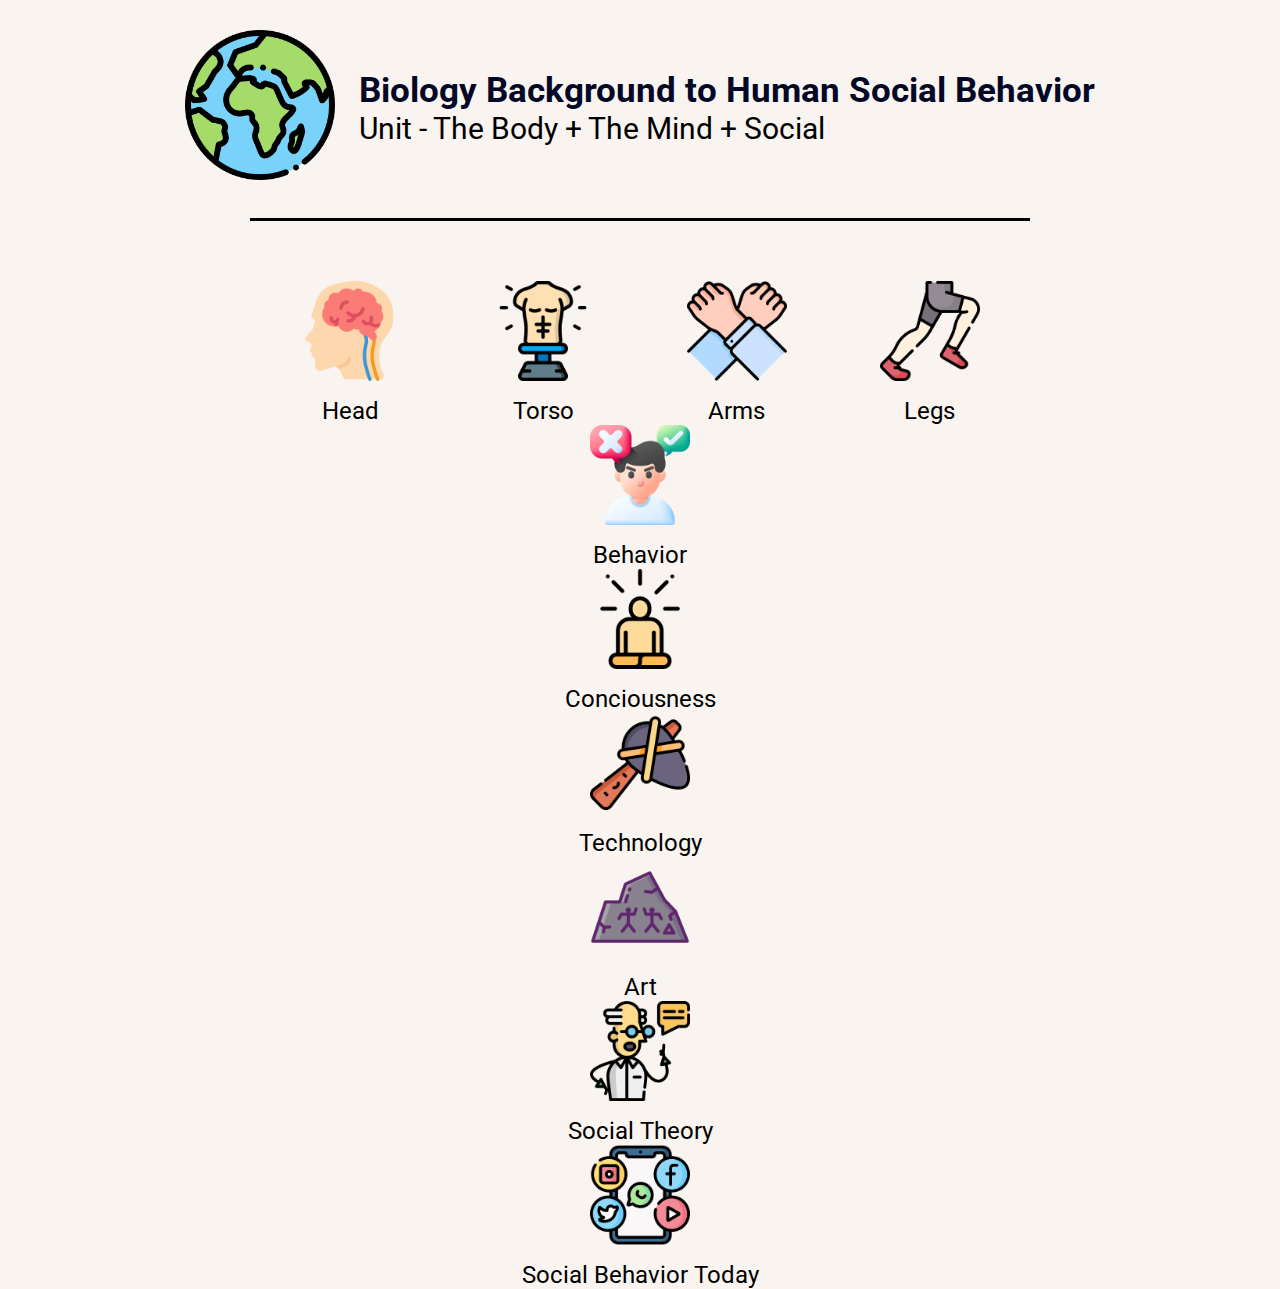
<file: index.html>
<!DOCTYPE html>
<html lang="en">
<head>
    <meta charset="UTF-8">
    <meta http-equiv="X-UA-Compatible" content="IE=edge">
    <meta name="viewport" content="width=device-width, initial-scale=1.0">
    <title>Anthropology</title>
    <link rel="stylesheet" href="style.css">
    <link rel="icon" href="earth.png">
    <link rel="stylesheet" href="https://fonts.googleapis.com/css?family=Roboto">
</head>
<body>
    <section class="Head">
        <div class="Inst">
            <img class="earth" src="earth.png" alt="Planet">
        </div>
        <div>
            <div class="title">Biology Background to Human Social Behavior</div>
            <div class="sub">Unit - The Body + The Mind + Social</div>
        </div>    
    </section>
    <hr>
    <section class="Top">
        <div class= "Nav">
            <div class="wrap">   
                <a href="head.html"><img class="logo" src="brain.png" alt="Head"></a>
                <div class="description">Head</div>
            </div> 
            <div class="wrap">
                <a href="torso.html"><img class="logo"src="torso.png" alt="Torso"></a>
                <div class="description">Torso</div>
            </div>
            <div class="wrap">
                <a href="arms.html"><img class="logo"src="hand.png" alt="Arms"></a>
                <div class="description">Arms</div>
            </div>
            <div class="wrap">
                <a href="legs.html"><img class="logo"src="running.png" alt="Legs"></a>
                <div class="description">Legs</div>
            </div>
        </div>
    </section>
    <section>
        <div class= "second">
            <div class="wrap">   
                <a href="behavior.html"><img class="logo" src="bad-feedback.png" alt="Behavior"></a>
                <div class="description">Behavior</div>
            </div> 
            <div class="wrap">
                <a href="conciousness.html"><img class="logo"src="meditation.png" alt="Conciousness"></a>
                <div class="description">Conciousness</div>
            </div>
            <div class="wrap">
                <a href="technology.html"><img class="logo"src="stone-axe.png" alt="Stone Tool"></a>
                <div class="description">Technology</div>
            </div>
    </section>
    <section>
        <div class= "second">
            <div class="wrap">   
                <a href="art.html"><img class="logo" src="cave-painting.png" alt="Behavior"></a>
                <div class="description">Art</div>
            </div> 
            <div class="wrap">   
                <a href="theory.html"><img class="logo" src="scientist.png" alt="Behavior"></a>
                <div class="description">Social Theory</div>
            </div> 
            <div class="wrap">
                <a href="socialB.html"><img class="logo"src="social-media.png" alt="Conciousness"></a>
                <div class="description">Social Behavior Today</div>
            </div>
    </section>
</body>
</html>
</file>
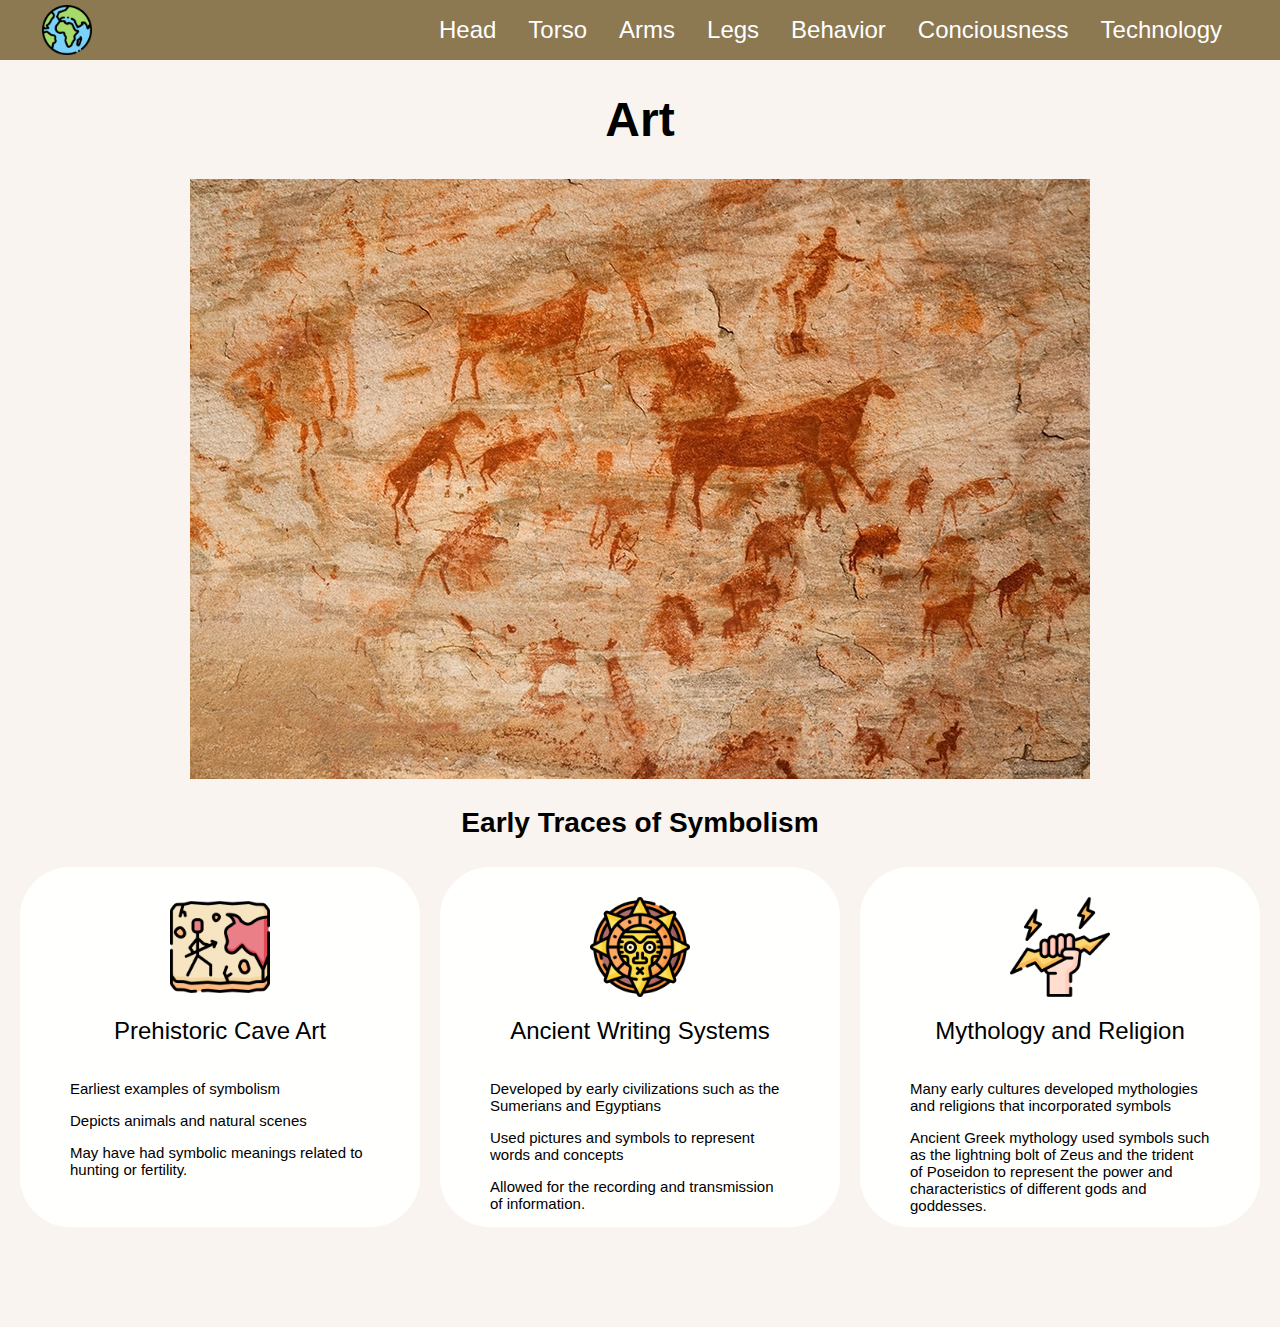
<file: art.html>
<!DOCTYPE html>
<html lang="en">
<head>
    <meta charset="UTF-8">
    <meta http-equiv="X-UA-Compatible" content="IE=edge">
    <meta name="viewport" content="width=device-width, initial-scale=1.0">
    <title>Art</title>
    <link rel="stylesheet" href="style.css">
</head>
<body>
    <header>
        <nav>
            <a class="smol" href="index.html"><img src="earth.png" alt="Home"></a>
            <ul>
                <li><a href="head.html">Head</a></li>
                <li><a href="torso.html">Torso</a></li>
                <li><a href="arms.html">Arms</a></li>
                <li><a href="legs.html">Legs</a></li>
                <li><a href="behavior.html">Behavior</a></li>
                <li><a href="conciousness.html">Conciousness</a></li>
                <li><a href="technology.html">Technology</a></li>
              </ul>
        </nav>
    </header>
    <h1 class="h123">Art</h1>
    <div class="h123">
        <img class="evo" src="MIT-Cave-Art-Language_0.jpg" alt="Social Evolution">
    </div>
    <h3 class="h123">Early Traces of Symbolism</h3>
    <div class="hero2">
        <div class="box">
            <div class="left">
                <img class="pic" src="cave.png" alt="Digesting">
                <div class="name">Prehistoric Cave Art</div>
            </div>
            <div class="bullet">
                <p>Earliest examples of symbolism</p>
                <p>Depicts animals and natural scenes</p>
                <p>May have had symbolic meanings related to hunting or fertility.
                </p>
            </div>  
        </div>
        <div class="box">
            <div class="left">
                <img class="pic" src="aztec.png" alt="Food Processing">
                <div class="name">Ancient Writing Systems</div>
            </div>
            <div class="bullet">
                <p>Developed by early civilizations such as the Sumerians and Egyptians</p> 
                <p>Used pictures and symbols to represent words and concepts</p>   
                <p>Allowed for the recording and transmission of information.</p>
            </div>
        </div>
        <div class="box">
            <div class="left">
                 <img class="pic" src="zeus.png" alt="Cooking">
                <div class="name">Mythology and Religion</div>
            </div>
            <div class="bullet">
                <p>Many early cultures developed mythologies and religions that incorporated symbols</p>    
                <p>Ancient Greek mythology used symbols such as the lightning bolt of Zeus and the trident of Poseidon to represent the power and characteristics of different gods and goddesses.</p>      
            </div>
        </div>
    </div>
</body>
</html>
</file>
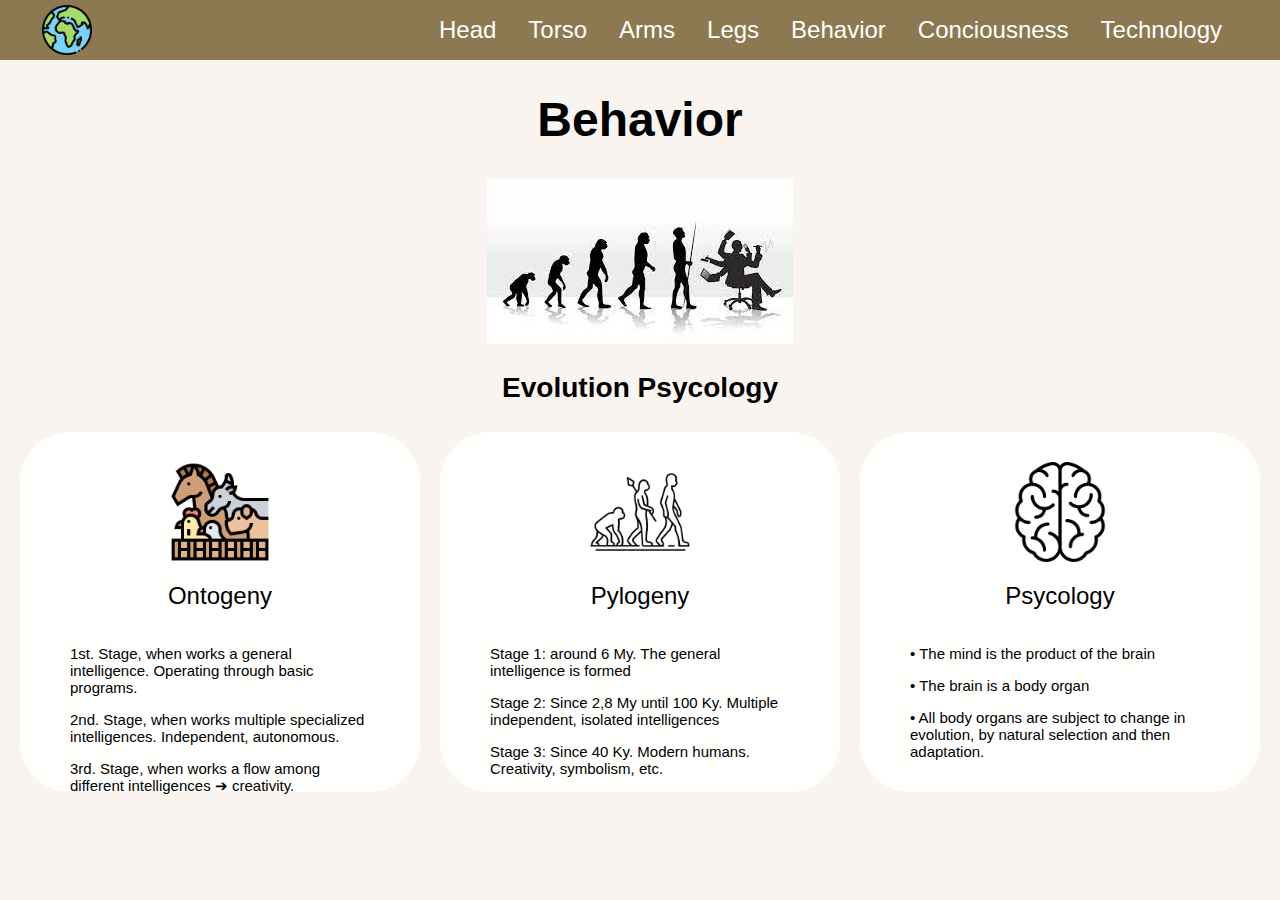
<file: behavior.html>
<!DOCTYPE html>
<html lang="en">
<head>
    <meta charset="UTF-8">
    <meta http-equiv="X-UA-Compatible" content="IE=edge">
    <meta name="viewport" content="width=device-width, initial-scale=1.0">
    <title>Behavior</title>
    <link rel="stylesheet" href="style.css">
</head>
<body>
    <header>
        <nav>
            <a class="smol" href="index.html"><img src="earth.png" alt="Home"></a>
            <ul>
                <li><a href="head.html">Head</a></li>
                <li><a href="torso.html">Torso</a></li>
                <li><a href="arms.html">Arms</a></li>
                <li><a href="legs.html">Legs</a></li>
                <li><a href="behavior.html">Behavior</a></li>
                <li><a href="conciousness.html">Conciousness</a></li>
                <li><a href="technology.html">Technology</a></li>
              </ul>
        </nav>
    </header>
    <h1 class="h123">Behavior</h1>
    <div class="h123">
        <img class="evo" src="evo.jpeg" alt="Social Evolution">
    </div>
    <h3 class="h123">Evolution Psycology</h3>
    <div class="hero2">
        <div class="box">
            <div class="left">
                <img class="pic" src="livestock.png" alt="Digesting">
                <div class="name">Ontogeny</div>
            </div>
            <div class="bullet">
                <p>1st. Stage, when works a general intelligence. Operating through basic programs.</p>
                <p>2nd. Stage, when works multiple specialized intelligences. Independent, autonomous.</p>
                <p>3rd. Stage, when works a flow among different intelligences ➔ creativity.
                </p>
            </div>  
        </div>
        <div class="box">
            <div class="left">
                <img class="pic" src="evolution.png" alt="Food Processing">
                <div class="name">Pylogeny</div>
            </div>
            <div class="bullet">
                <p>Stage 1: around 6 My. The general intelligence is formed</p> 
                <p>Stage 2: Since 2,8 My until 100 Ky. Multiple independent, isolated intelligences</p>   
                <p>Stage 3: Since 40 Ky. Modern humans. Creativity, symbolism, etc.</p>
            </div>
        </div>
        <div class="box">
            <div class="left">
                 <img class="pic" src="brain2.png" alt="Cooking">
                <div class="name">Psycology</div>
            </div>
            <div class="bullet">
                <p>• The mind is the product of the brain</p>    
                <p>• The brain is a body organ</p>   
                <p>• All body organs are subject to change in evolution, by natural selection and then 
                    adaptation.</p>    
            </div>
        </div>
    </div>
</body>
</html>
</file>
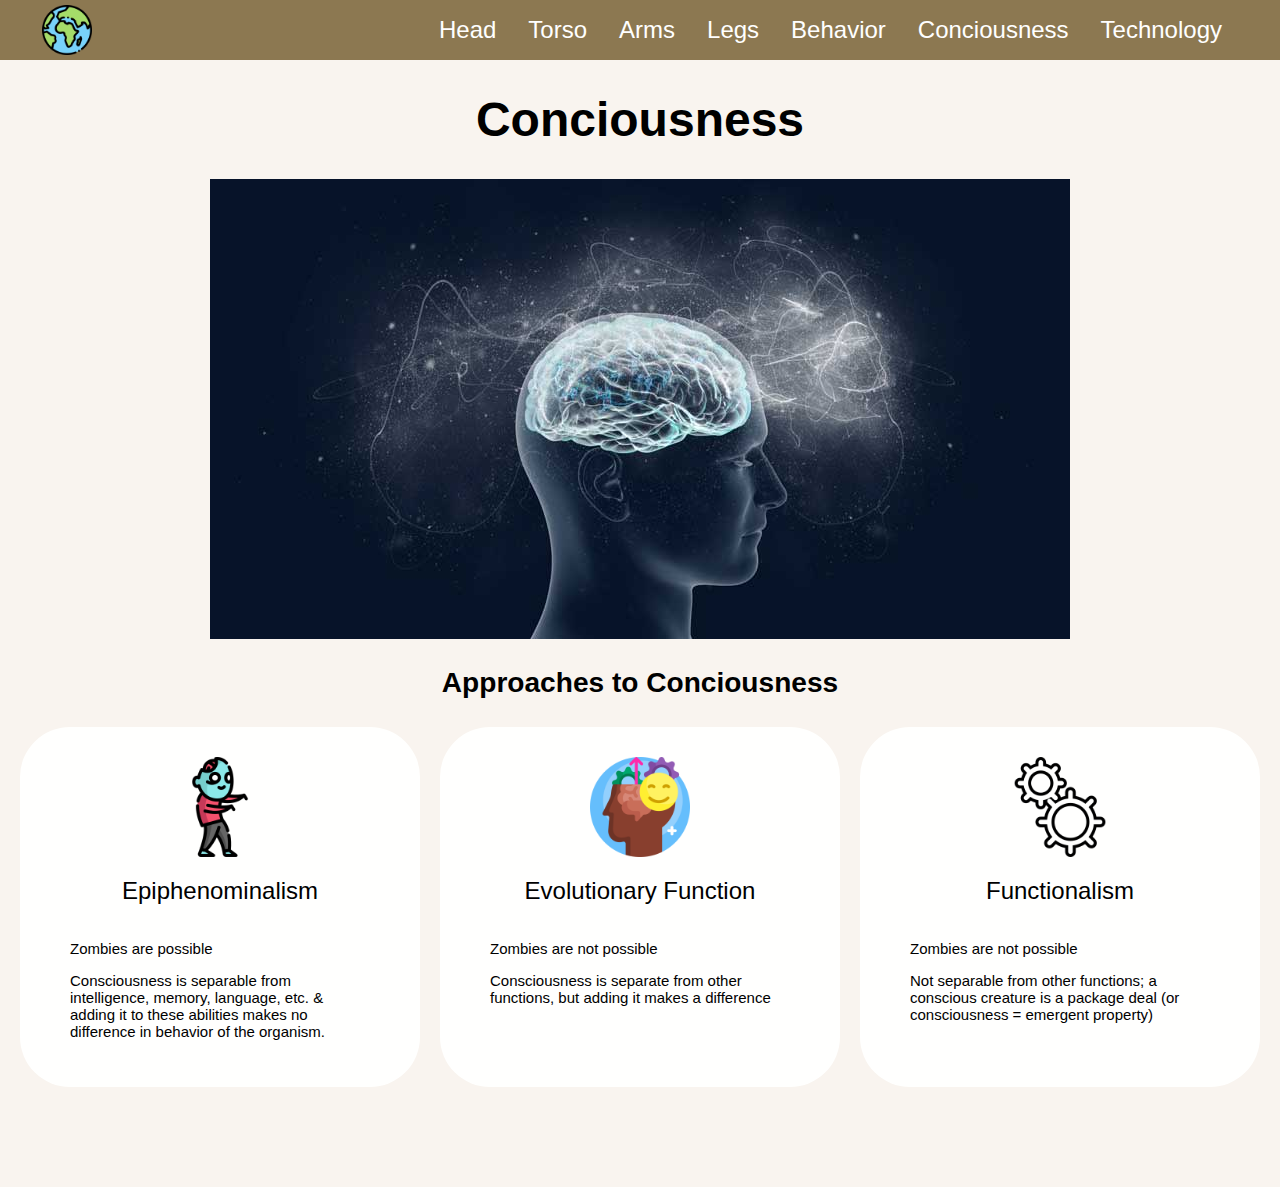
<file: conciousness.html>
<!DOCTYPE html>
<html lang="en">
<head>
    <meta charset="UTF-8">
    <meta http-equiv="X-UA-Compatible" content="IE=edge">
    <meta name="viewport" content="width=device-width, initial-scale=1.0">
    <title>Conciousness</title>
    <link rel="stylesheet" href="style.css">
</head>
<body>
    <header>
        <nav>
            <a class="smol" href="index.html"><img src="earth.png" alt="Home"></a>
            <ul>
                <li><a href="head.html">Head</a></li>
                <li><a href="torso.html">Torso</a></li>
                <li><a href="arms.html">Arms</a></li>
                <li><a href="legs.html">Legs</a></li>
                <li><a href="behavior.html">Behavior</a></li>
                <li><a href="conciousness.html">Conciousness</a></li>
                <li><a href="technology.html">Technology</a></li>
              </ul>
        </nav>
    </header>
    <h1 class="h123">Conciousness</h1>
    <div class="h123">
        <img class="evo" src="minded.jpeg" alt="Brilliant Mind">
    </div>
    <h3 class="h123">Approaches to Conciousness</h3>
    <div class="hero2">
        <div class="box">
            <div class="left">
                <img class="pic" src="zombie.png" alt="Digesting">
                <div class="name">Epiphenominalism</div>
            </div>
            <div class="bullet">
                <p>Zombies are possible</p>
                <p>Consciousness is separable from intelligence, memory, language, etc. & adding it to these abilities makes no difference in behavior of the organism.</p>
            </div>  
        </div>
        <div class="box">
            <div class="left">
                <img class="pic" src="happy.png" alt="Food Processing">
                <div class="name">Evolutionary Function</div>
            </div>
            <div class="bullet">
                <p>Zombies are not possible</p> 
                <p>Consciousness is separate from other functions, but adding it makes a difference</p>   
            </div>
        </div>
        <div class="box">
            <div class="left">
                 <img class="pic" src="settings-gears-outlines-interface-symbol.png" alt="Cooking">
                <div class="name">Functionalism</div>
            </div>
            <div class="bullet">
                <p>Zombies are not possible</p>    
                <p>Not separable from other functions; a conscious creature is a package deal (or consciousness = emergent property) </p>     
            </div>
        </div>
    </div>
</body>
</html>
</file>
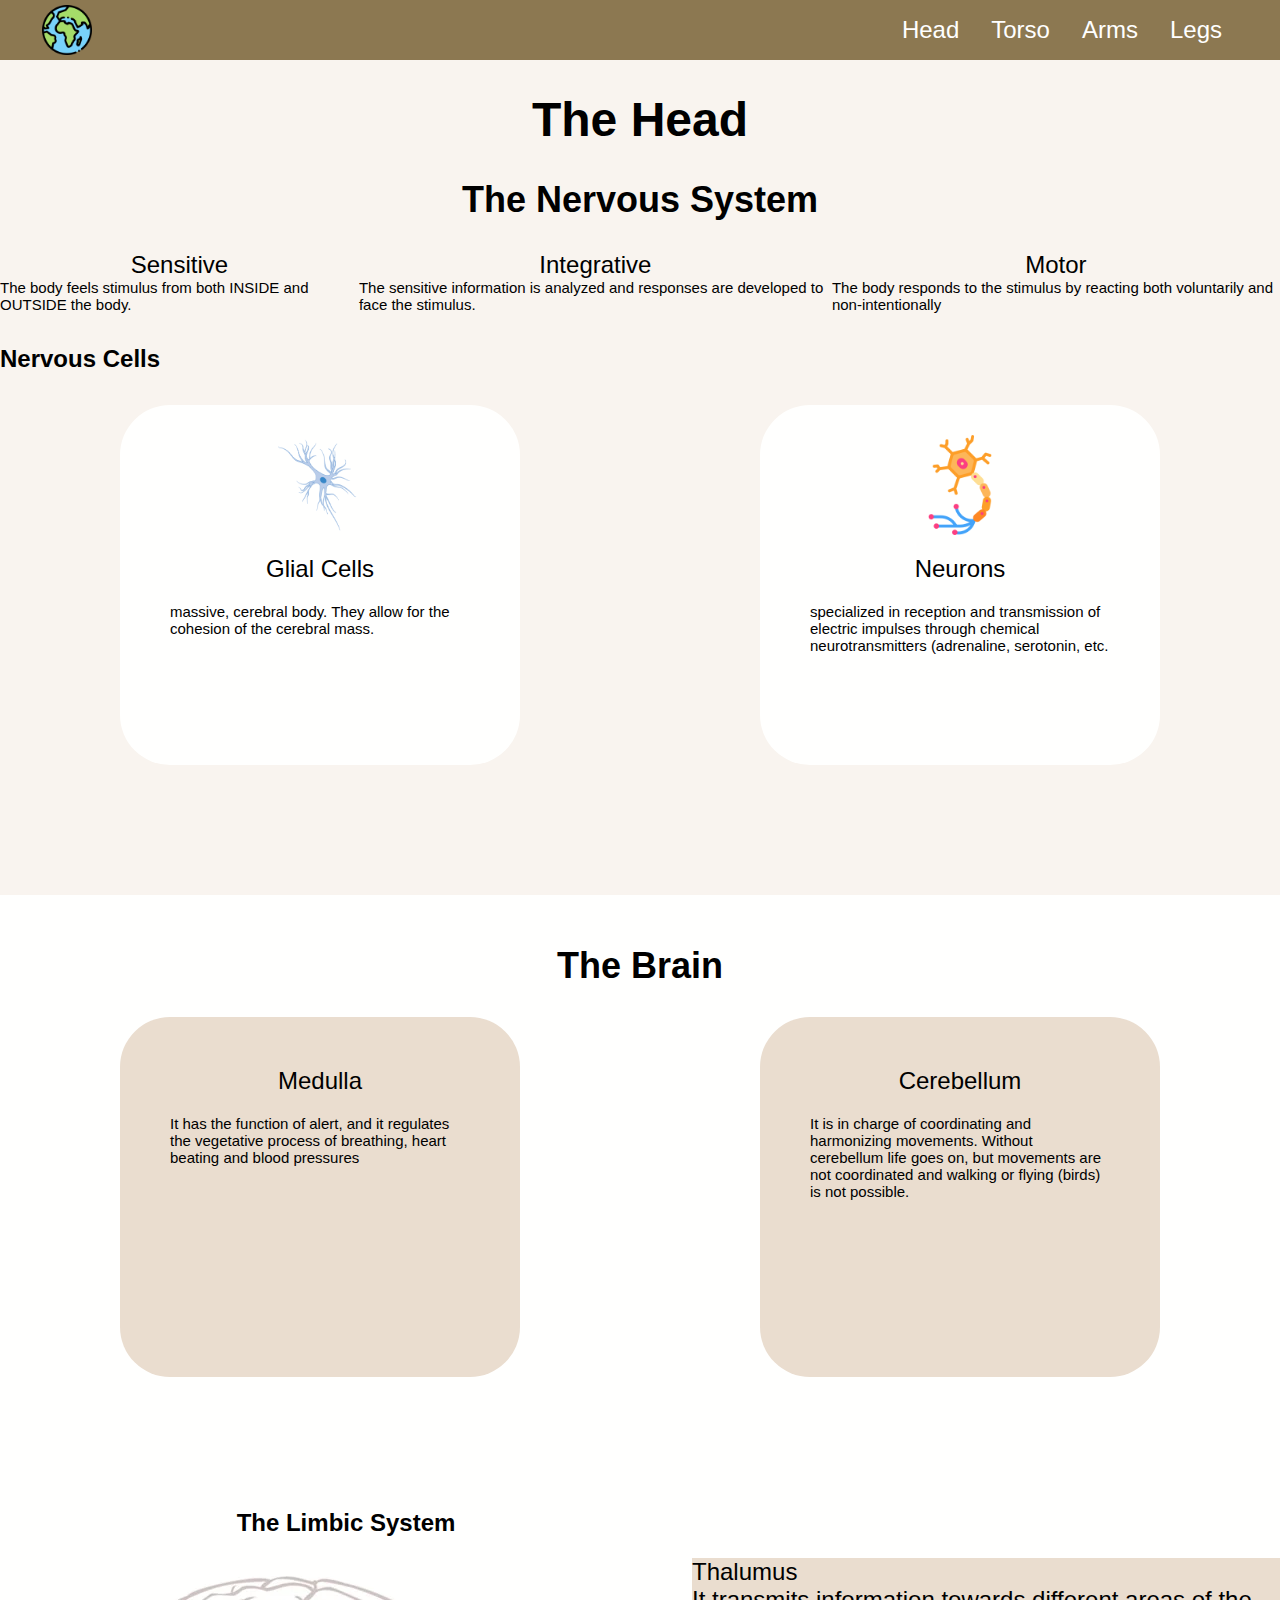
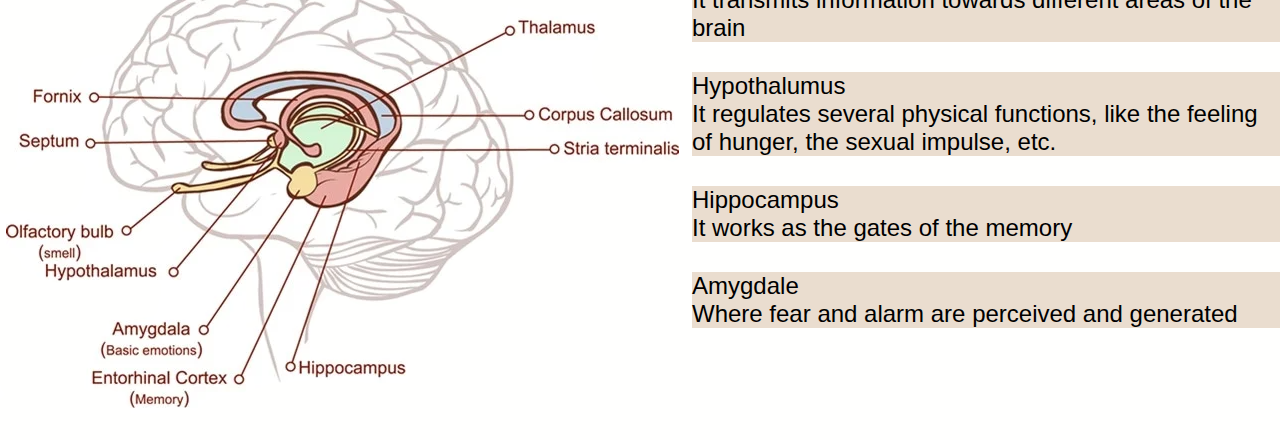
<file: head.html>
<!DOCTYPE html>
<html lang="en">
<head>
    <meta charset="UTF-8">
    <meta http-equiv="X-UA-Compatible" content="IE=edge">
    <meta name="viewport" content="width=device-width, initial-scale=1.0">
    <title>Head</title>
    <link rel="stylesheet" href="style.css">
    <link rel="icon" href="brain.png">
</head>
<body>
    <header>
        <nav>
            <a class="smol" href="index.html"><img src="earth.png" alt="Home"></a>
            <ul>
              <li><a href="head.html">Head</a></li>
              <li><a href="torso.html">Torso</a></li>
              <li><a href="arms.html">Arms</a></li>
              <li><a href="legs.html">Legs</a></li>
            </ul>
        </nav>
    </header>
    <h1 class="h123">The Head</h1>
    <section>
        <h2 class="h123">The Nervous System</h2>
        <div class="master">
            <div class="">
                <div class="h123">Sensitive</div>
                <div class="bullet">The body feels stimulus from both INSIDE and OUTSIDE the body.</div>
            </div>
            <div class="">
                <div class="h123">Integrative</div>
                <div class="bullet">The sensitive information is analyzed and responses are developed to face the stimulus.</div>
            </div>
            <div class="">
                <div class="h123">Motor</div>
                <div class="bullet">The body responds to the stimulus by reacting both voluntarily and non-intentionally</div>
            </div>
        </div>
        <div>
            <h4>Nervous Cells</h4>
            <div class="master">
                <div class="box2">
                    <img class="pic" src="astro.png" alt="Astrocyte">
                    <div class="name">Glial Cells</div>
                    <div class="bullet">
                        massive, 
                        cerebral body. They allow 
                        for the cohesion of the 
                        cerebral mass.
                    </div>
                    
                </div>
                <div class="box2">
                    <img class="pic" src="neuron.png" alt="Neuron">
                    <div class="name">Neurons</div>
                    <div class="bullet">
                        specialized in 
                        reception and transmission 
                        of electric impulses through 
                        chemical neurotransmitters 
                        (adrenaline, serotonin, etc.
                    </div>
                </div>
            </div>
            
        </div>
    </section>
   
    <section class="brain">
        <h2 class="top">The Brain</h2>
        <div class="master">
            <div class="box3">
                <div class="name">Medulla</div>
                <div class="bullet">
                    It has the function of alert, and it regulates 
                    the vegetative process of breathing, heart
                    beating and blood pressures
                </div>
            </div>
            <div class="box3">
                <div class="name">Cerebellum</div>
                <div class="bullet">
                    It is in charge of coordinating and 
                    harmonizing movements. Without cerebellum 
                    life goes on, but movements are not coordinated 
                    and walking or flying (birds) is not possible.
                </div>
            </div>
        </div>
        <div class="limbic">
            <div>
               <h4 class="h123">The Limbic System</h4>
                <img src="limbic.png" alt="Limbic System"> 
            </div>
            <div>
                <div class="parts">
                    <div>Thalumus</div>
                    <div>
                        It transmits information 
                        towards different areas of the brain
                    </div>
                </div>
                <div class="parts">
                    <div>Hypothalumus</div>
                    <div>
                        It regulates several 
                        physical functions, like the feeling of 
                        hunger, the sexual impulse, etc.
                    </div>
                </div>
                <div class="parts">
                    <div>Hippocampus</div>
                    <div>
                        It works as the gates of 
                        the memory
                    </div>
                </div>
                <div class="parts">
                    <div>Amygdale</div>
                    <div>
                        Where fear and alarm are 
                        perceived and generated
                    </div>
                </div>
            </div>
        </div>
    </section>
    
    
</body>
</html>
</file>
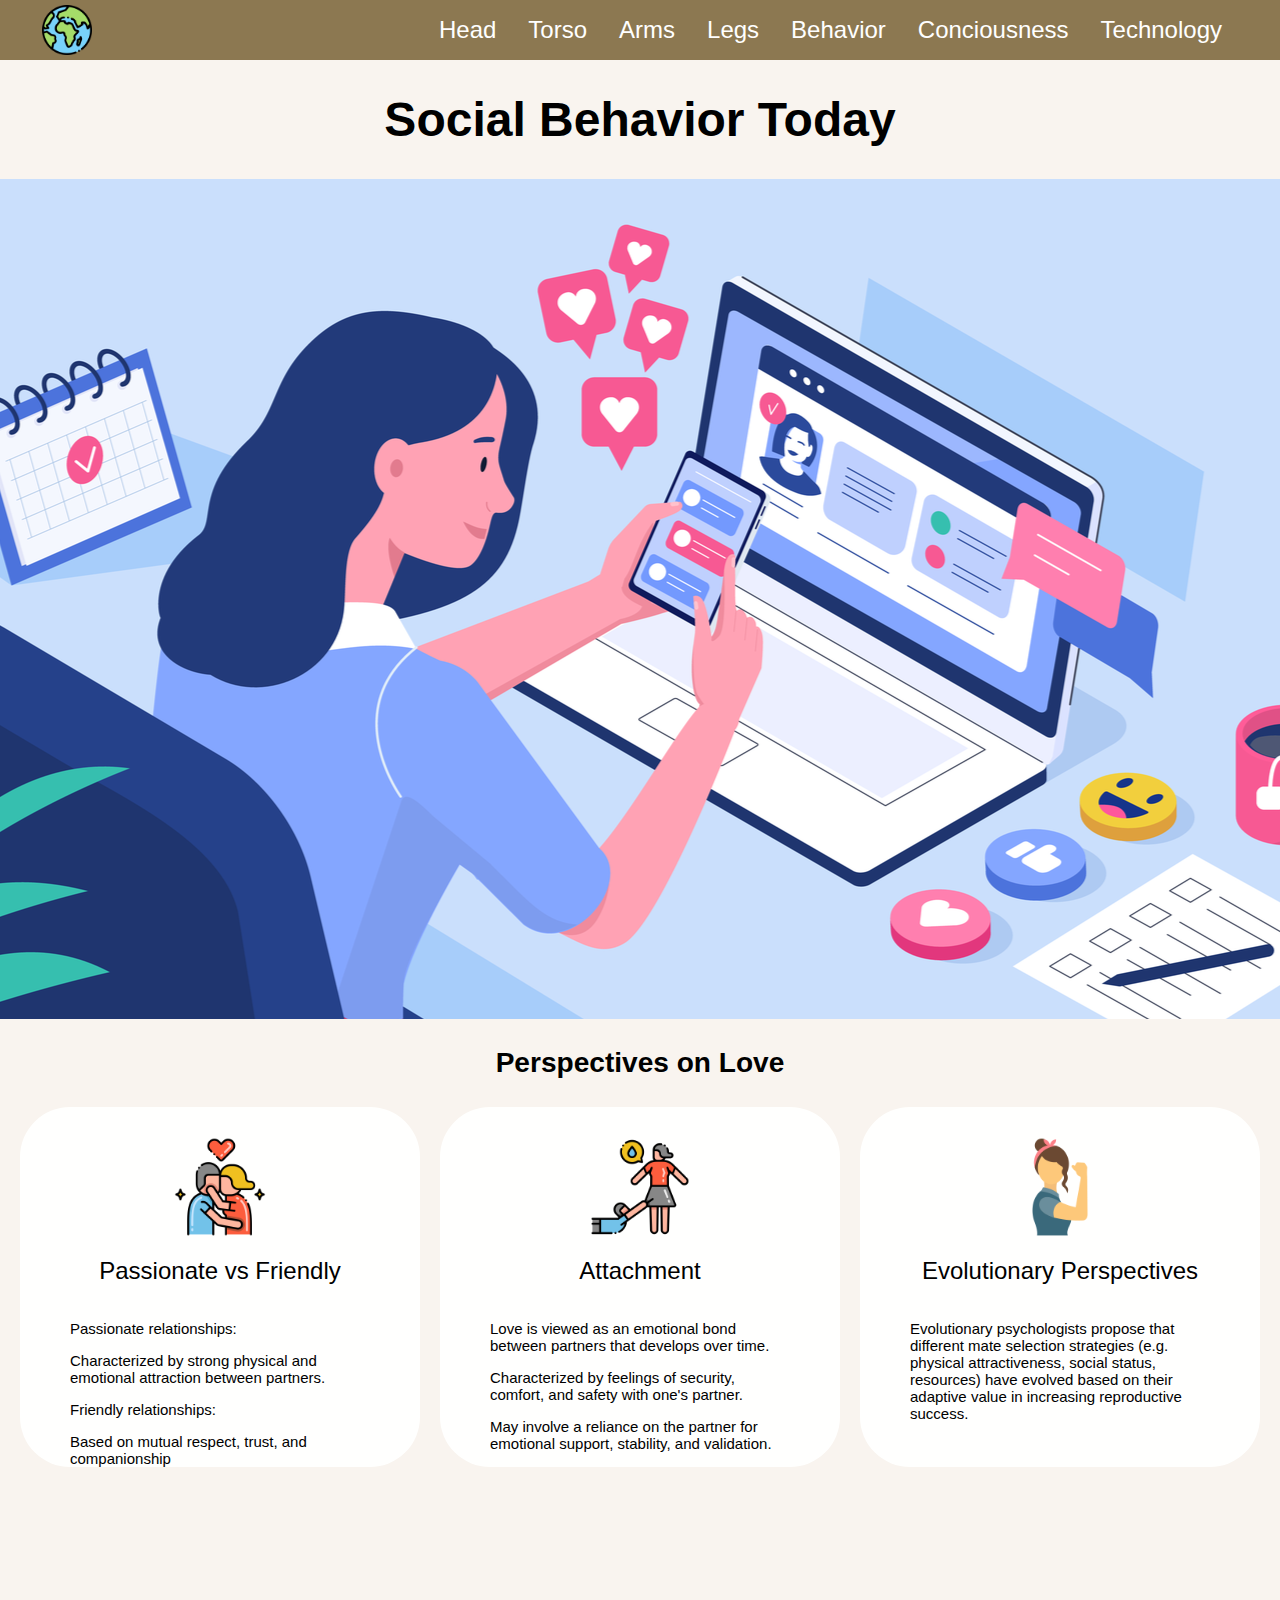
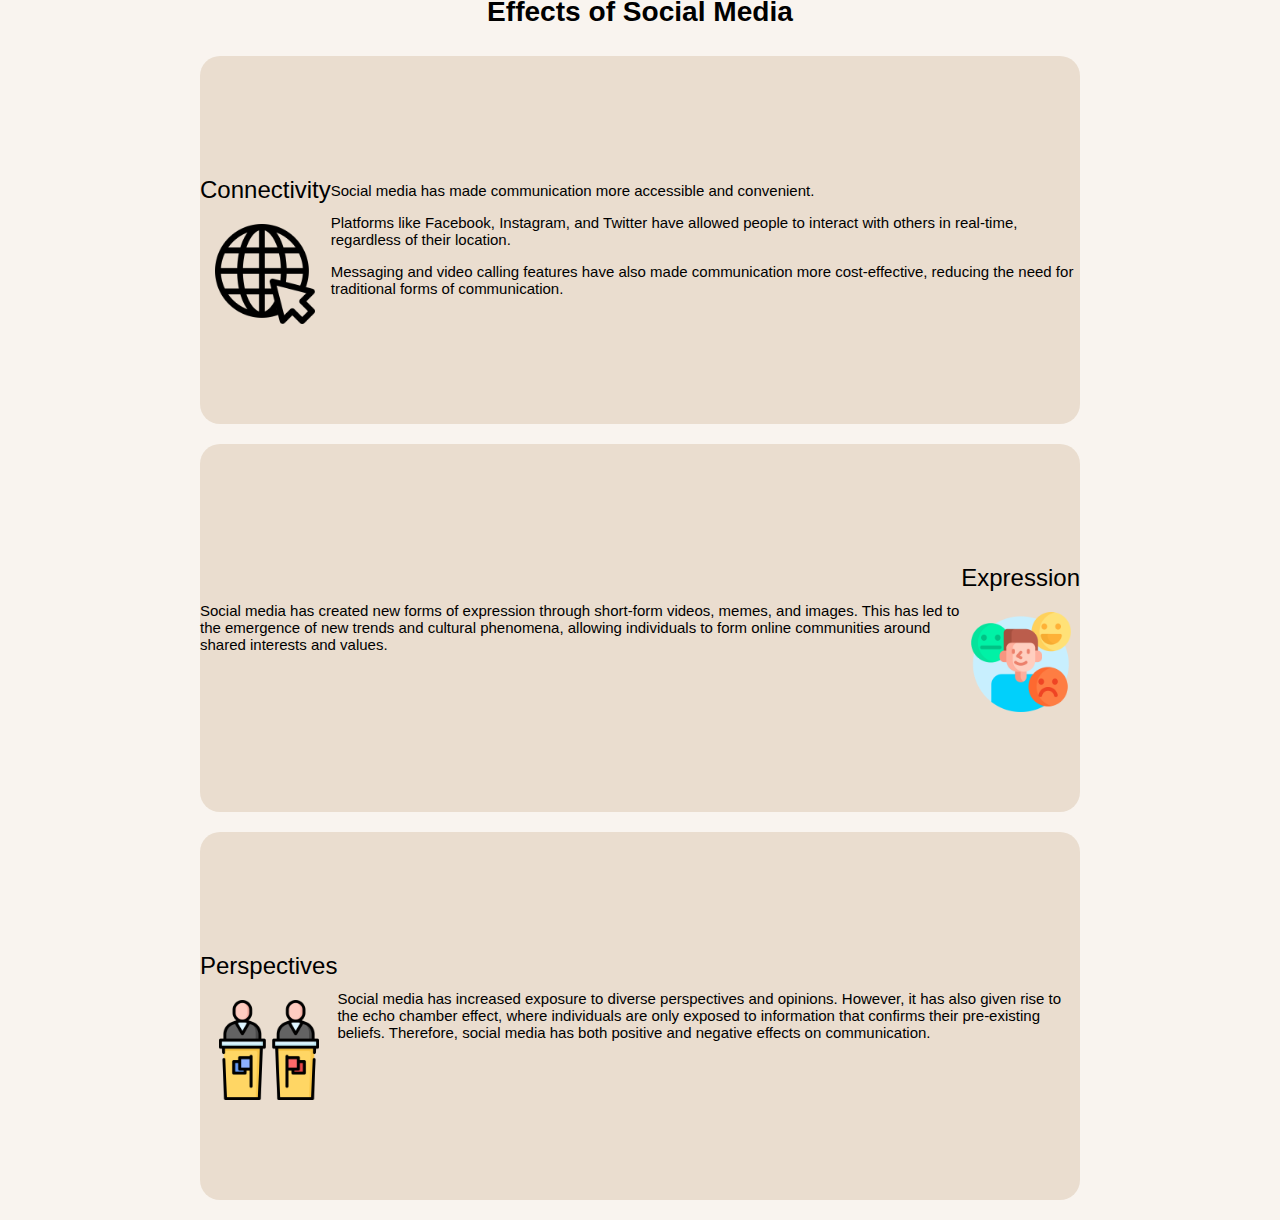
<file: socialB.html>
<!DOCTYPE html>
<html lang="en">
<head>
    <meta charset="UTF-8">
    <meta http-equiv="X-UA-Compatible" content="IE=edge">
    <meta name="viewport" content="width=device-width, initial-scale=1.0">
    <title>Social Behavior Today </title>
    <link rel="stylesheet" href="style.css">
</head>
<body>
    <header>
        <nav>
            <a class="smol" href="index.html"><img src="earth.png" alt="Home"></a>
            <ul>
                <li><a href="head.html">Head</a></li>
                <li><a href="torso.html">Torso</a></li>
                <li><a href="arms.html">Arms</a></li>
                <li><a href="legs.html">Legs</a></li>
                <li><a href="behavior.html">Behavior</a></li>
                <li><a href="conciousness.html">Conciousness</a></li>
                <li><a href="technology.html">Technology</a></li>
              </ul>
        </nav>
    </header>
    <h1 class="h123">Social Behavior Today</h1>
    <div class="h123">
        <img class="evo" src="top-5-reasons-why-you-need-a-social-media-manager-616015983b3ba-sej.png" alt="Social Evolution">
    </div>
    <h3 class="h123">Perspectives on Love</h3>
    <div class="hero2">
        <div class="box">
            <div class="left">
                <img class="pic" src="intimacy.png" alt="Digesting">
                <div class="name">Passionate vs Friendly</div>
            </div>
            <div class="bullet">
                <p>Passionate relationships:</p> 
                <p> Characterized by strong physical and emotional attraction between partners.</p>
                <p> Friendly relationships:</p>
                <p>Based on mutual respect, trust, and companionship</p>
                
                
            </div>  
        </div>
        <div class="box">
            <div class="left">
                <img class="pic" src="clingy.png" alt="Food Processing">
                <div class="name">Attachment</div>
            </div>
            <div class="bullet">
                <p>Love is viewed as an emotional bond between partners that develops over time.</p>
                <p>Characterized by feelings of security, comfort, and safety with one's partner.</p>
                <p>May involve a reliance on the partner for emotional support, stability, and validation.</p>
            </div>
        </div>
        <div class="box">
            <div class="left">
                 <img class="pic" src="girl-power.png" alt="Cooking">
                <div class="name">Evolutionary Perspectives</div>
            </div>
            <div class="bullet">
                <p>Evolutionary psychologists propose that different mate selection strategies (e.g. physical attractiveness, social status, resources) have evolved based on their adaptive value in increasing reproductive success.</p>
            </div>
        </div>
    </div>
    <h3 class="h123">Effects of Social Media</h3>
    <div class="ldescription">
        <div class="pdesc">
            <div class="left">
                <div class="name">Connectivity</div>
                <img class="pic" src="internet.png" alt="Internet">
            </div>
            <div class="bullet">
                <p>Social media has made communication more accessible and convenient.</p>
                <p>Platforms like Facebook, Instagram, and Twitter have allowed people to interact with others in real-time, regardless of their location.</p>
                <p>Messaging and video calling features have also made communication more cost-effective, reducing the need for traditional forms of communication.</p>
            </div>  
        </div>
        <div class="pdesc">
            <div class="bullet">
                <p>Social media has created new forms of expression through short-form videos, memes, and images. This has led to the emergence of new trends and cultural phenomena, allowing individuals to form online communities around shared interests and values.</p> 
            </div>
            <div class="left">
                <div class="name">Expression</div>
                <img class="pic" src="expression.png" alt="Vaccine">
            </div>
        </div>
        <div class="pdesc">
            <div class="left">
                <div class="name">Perspectives</div>
                <img class="pic" src="politics.png" alt="Parturition">
            </div>
            <div class="bullet">
                <p>Social media has increased exposure to diverse perspectives and opinions. However, it has also given rise to the echo chamber effect, where individuals are only exposed to information that confirms their pre-existing beliefs. Therefore, social media has both positive and negative effects on communication.</p>
            </div>
        </div>
</body>
</html>
</file>
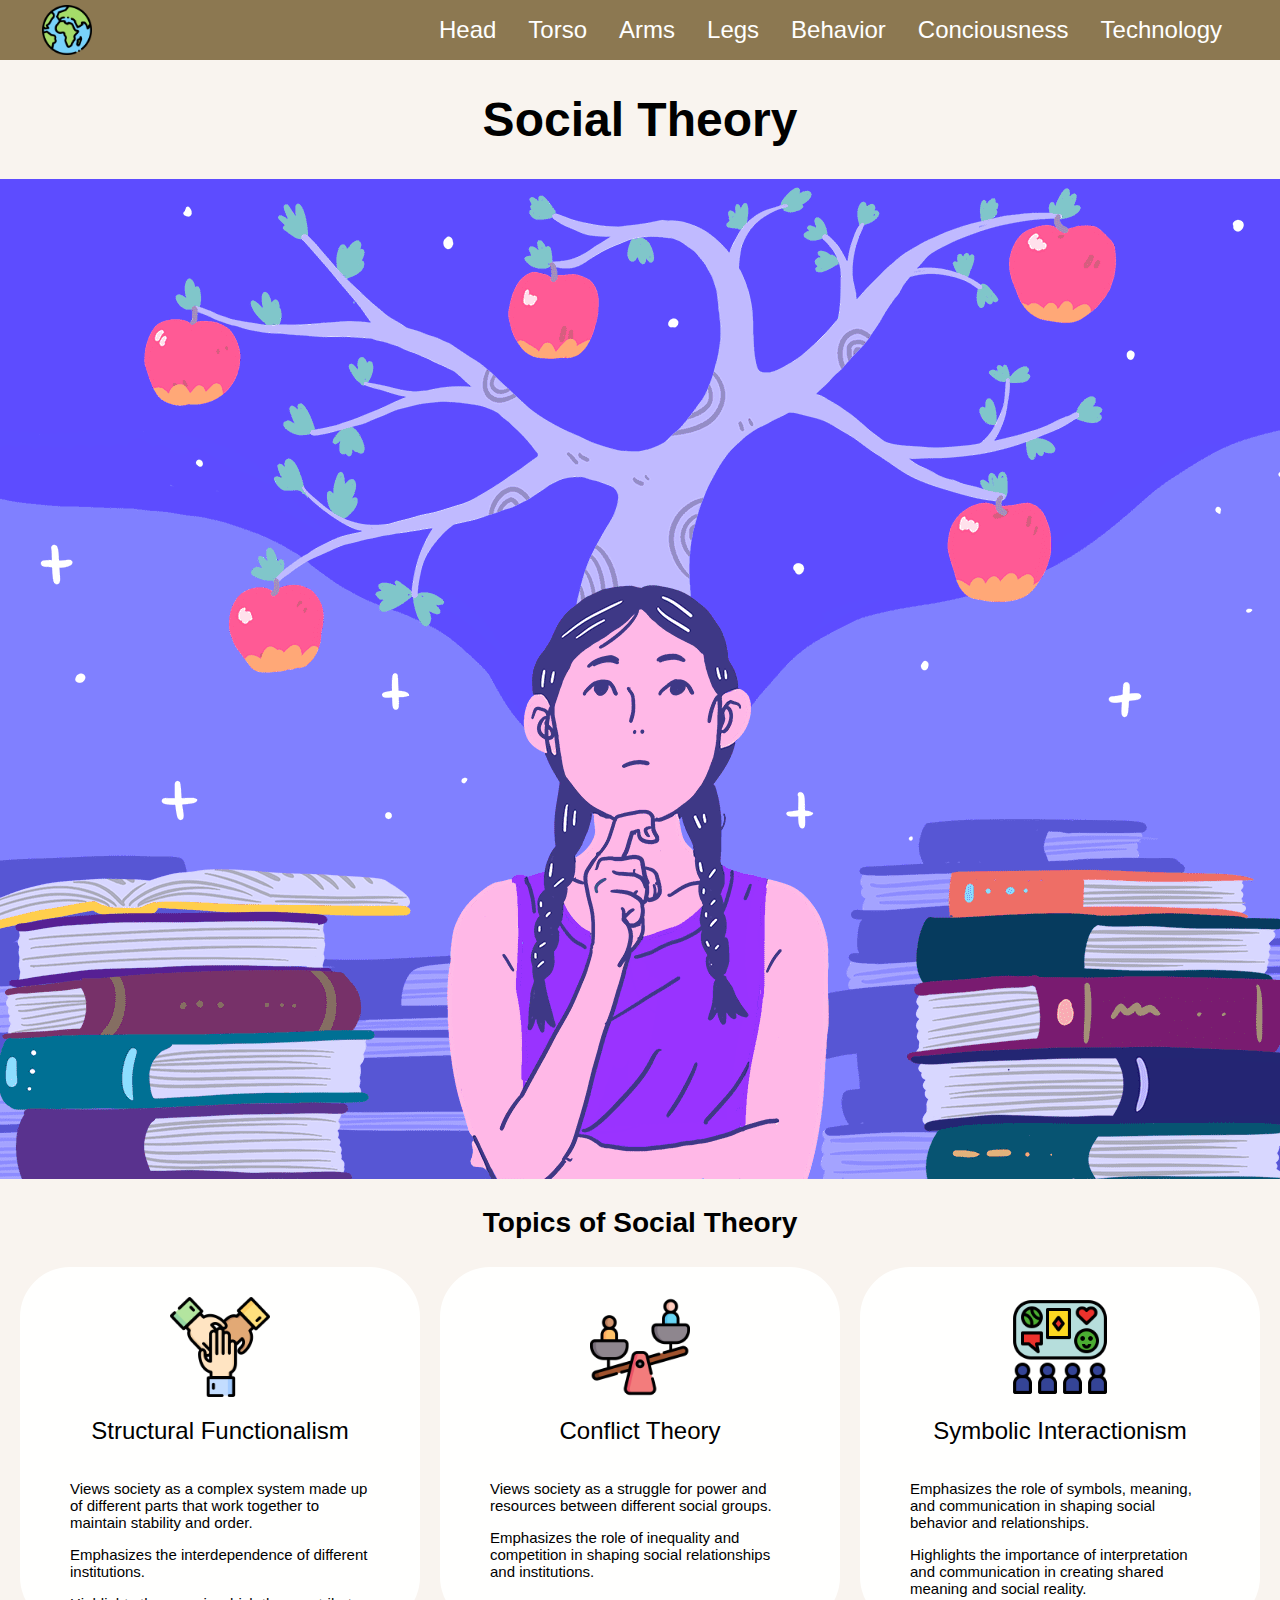
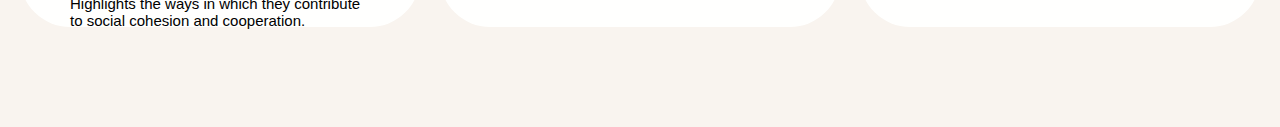
<file: theory.html>
<!DOCTYPE html>
<html lang="en">
<head>
    <meta charset="UTF-8">
    <meta http-equiv="X-UA-Compatible" content="IE=edge">
    <meta name="viewport" content="width=device-width, initial-scale=1.0">
    <title>Social Theory</title>
    <link rel="stylesheet" href="style.css">
</head>
<body>
    <header>
        <nav>
            <a class="smol" href="index.html"><img src="earth.png" alt="Home"></a>
            <ul>
                <li><a href="head.html">Head</a></li>
                <li><a href="torso.html">Torso</a></li>
                <li><a href="arms.html">Arms</a></li>
                <li><a href="legs.html">Legs</a></li>
                <li><a href="behavior.html">Behavior</a></li>
                <li><a href="conciousness.html">Conciousness</a></li>
                <li><a href="technology.html">Technology</a></li>
              </ul>
        </nav>
    </header>
    <h1 class="h123">Social Theory</h1>
    <div class="h123">
        <img class="evo" src="psychology-schools-of-thought-2795247-nologo-86bcc1628ec84b23ac0c9ea3d0200f2b.png" alt="Social Evolution">
    </div>
    <h3 class="h123">Topics of Social Theory</h3>
    <div class="hero2">
        <div class="box">
            <div class="left">
                <img class="pic" src="cooperation.png" alt="Digesting">
                <div class="name">Structural Functionalism</div>
            </div>
            <div class="bullet">
                <p>Views society as a complex system made up of different parts that work together to maintain stability and order.</p> 
                <p>Emphasizes the interdependence of different institutions.</p>
                <p>Highlights the ways in which they contribute to social cohesion and cooperation.</p>
            </div>  
        </div>
        <div class="box">
            <div class="left">
                <img class="pic" src="social-inequality.png" alt="Food Processing">
                <div class="name">Conflict Theory</div>
            </div>
            <div class="bullet">
                <p>Views society as a struggle for power and resources between different social groups.</p>
                <p>Emphasizes the role of inequality and competition in shaping social relationships and institutions.</p>
            </div>
        </div>
        <div class="box">
            <div class="left">
                 <img class="pic" src="social.png" alt="Cooking">
                <div class="name">Symbolic Interactionism</div>
            </div>
            <div class="bullet">
                <p>Emphasizes the role of symbols, meaning, and communication in shaping social behavior and relationships.</p>
                <p>Highlights the importance of interpretation and communication in creating shared meaning and social reality.</p>
            </div>
        </div>
    </div>
</body>
</html>
</file>
<file: style.css>
header {
    background-color: #8c7851;
    color: #fff;
    padding: 2px;
}
nav {
    display: flex;
    justify-content: space-between;
    align-items: center;
    padding-left: 40px;
    padding-right: 40px;
}
nav ul {
    list-style-type: none;
    margin: 0;
    padding: 0;
    overflow: hidden;
}
nav li {
    float: left;
}
nav li a {
    display: block;
    color: #fff;
    text-align: center;
    padding: 14px 16px;
    text-decoration: none;
}
nav li a:hover {
    background-color: #111;
}
.smol {
    height: 50px;
}
nav img {
    height: 50px;
}
body {
    font-family: 'Roboto', sans-serif;
    font-size: 24px;
    margin: 0px;
    padding: 0px;
    background-color: #f9f4ef;
}

.title {
    font-size: 35px;
    font-weight: bold;
    color: #020826;
}
.sub {
    font-size: 30px;
}

.Head {
    display: flex;
    justify-content: space-evenly;
    align-items: center;
    padding-left: 160px;
    padding-right: 160px;
    padding-top: 30px;
    padding-bottom: 20px;
}

hr {
    margin-right: 250px;
    margin-left: 250px;
    height: 3px;
    background-color: black;
    border: none;
    margin-bottom: 60px;
}
.logo {
    width: 100px;
    height: auto;
    transition: transform 0.5s ease-out;
}
.logo:hover {
    transform: scale(1.1);
  }
  
.earth {
    width: 150px;
    height: 150px;
}

.Title {
    font-weight: bold;
    margin-top: 15px;
    margin-bottom: 15px;
}
.wrap {
    display: flex;
    flex-direction: column;
    align-items: center;
    
}
.description {
    padding-top: 10px;
}
.Nav {
    display: flex;
    justify-content: space-between;
    align-items: center;
    margin-left: 300px;
    margin-right: 300px; 
}
/* ------------------------------------------------------------------- */
/* Legs */
.ltitle {
    display: flex;
    justify-content: center;
}
.licon {
    height: 300px;
    width: auto;
}

/* -------------------------------------------------------------------- */
/* TORSO */
.h123 {
    display: flex;
    justify-content: center;
}
.Pelvis {
    display: flex;
    justify-content: center;
}
.hero2 {
    display: flex;
    justify-content: space-evenly;
}

.box {
    background-color: #fffffe;
    margin-bottom: 100px;
    border-radius: 50px;
    padding-right: 50px;
    padding-left: 50px;
    padding-top: 30px;
    padding-bottom: 30px;
    width: 300px;
    height: 300px;
}

.ldescription {
    display: flex;
    flex-direction: column;

}
.pimg {
    width: 200px;
    height: auto;
}
.type {
    display: flex;
    justify-content: center;
    align-items: center;
    /* margin-right: px;
    margin-left: 450px; */
}
.three {
    background-color: #fffffe
}
.pdesc {
    display: flex;
    justify-content: space-around; 
    align-items: center;
    background-color: #eaddcf;
    margin-left: 200px;
    margin-right: 200px;
    margin-bottom: 20px;
    padding-top: 100px;
    padding-bottom: 100px;
    border-radius: 20px;
}
.bullet {
    font-size: 15px;
}
.pic {
    width: 100px;
    height: 100px;
}
.left {
    display: flex;
    flex-direction: column;
    justify-content: center;
    align-items: center;
}
.name {
    margin-bottom: 20px;
    margin-top: 20px;
}

/* -------------------------------------------------------------------------------------------------------------- */
/* HEAD */
.top {
    padding-top: 50px;
    display: flex;
    justify-content: center;
}

.master {
    display: flex;
    justify-content: space-around;
}
.box2 {
    display: flex;
    flex-direction: column;
    align-items: center;
    
    /* justify-content: center; */
    background-color: #fffffe;
    margin-bottom: 100px;
    border-radius: 50px;
    padding-right: 50px;
    padding-left: 50px;
    padding-top: 30px;
    padding-bottom: 30px;
    width: 300px;
    height: 300px;
}
.brain {
    background-color: #fffffe;
}

.limbic {
    display: flex;
    justify-content: space-between;
    align-items: center;
}
.box3 {
    display: flex;
    flex-direction: column;
    align-items: center;
    background-color: #eaddcf;
    margin-bottom: 100px;
    border-radius: 50px;
    padding-right: 50px;
    padding-left: 50px;
    padding-top: 30px;
    padding-bottom: 30px;
    width: 300px;
    height: 300px;

}
.parts {
    display: flex;
    flex-direction: column;
    background-color:#eaddcf;
    margin-bottom: 30px;
}
</file>
